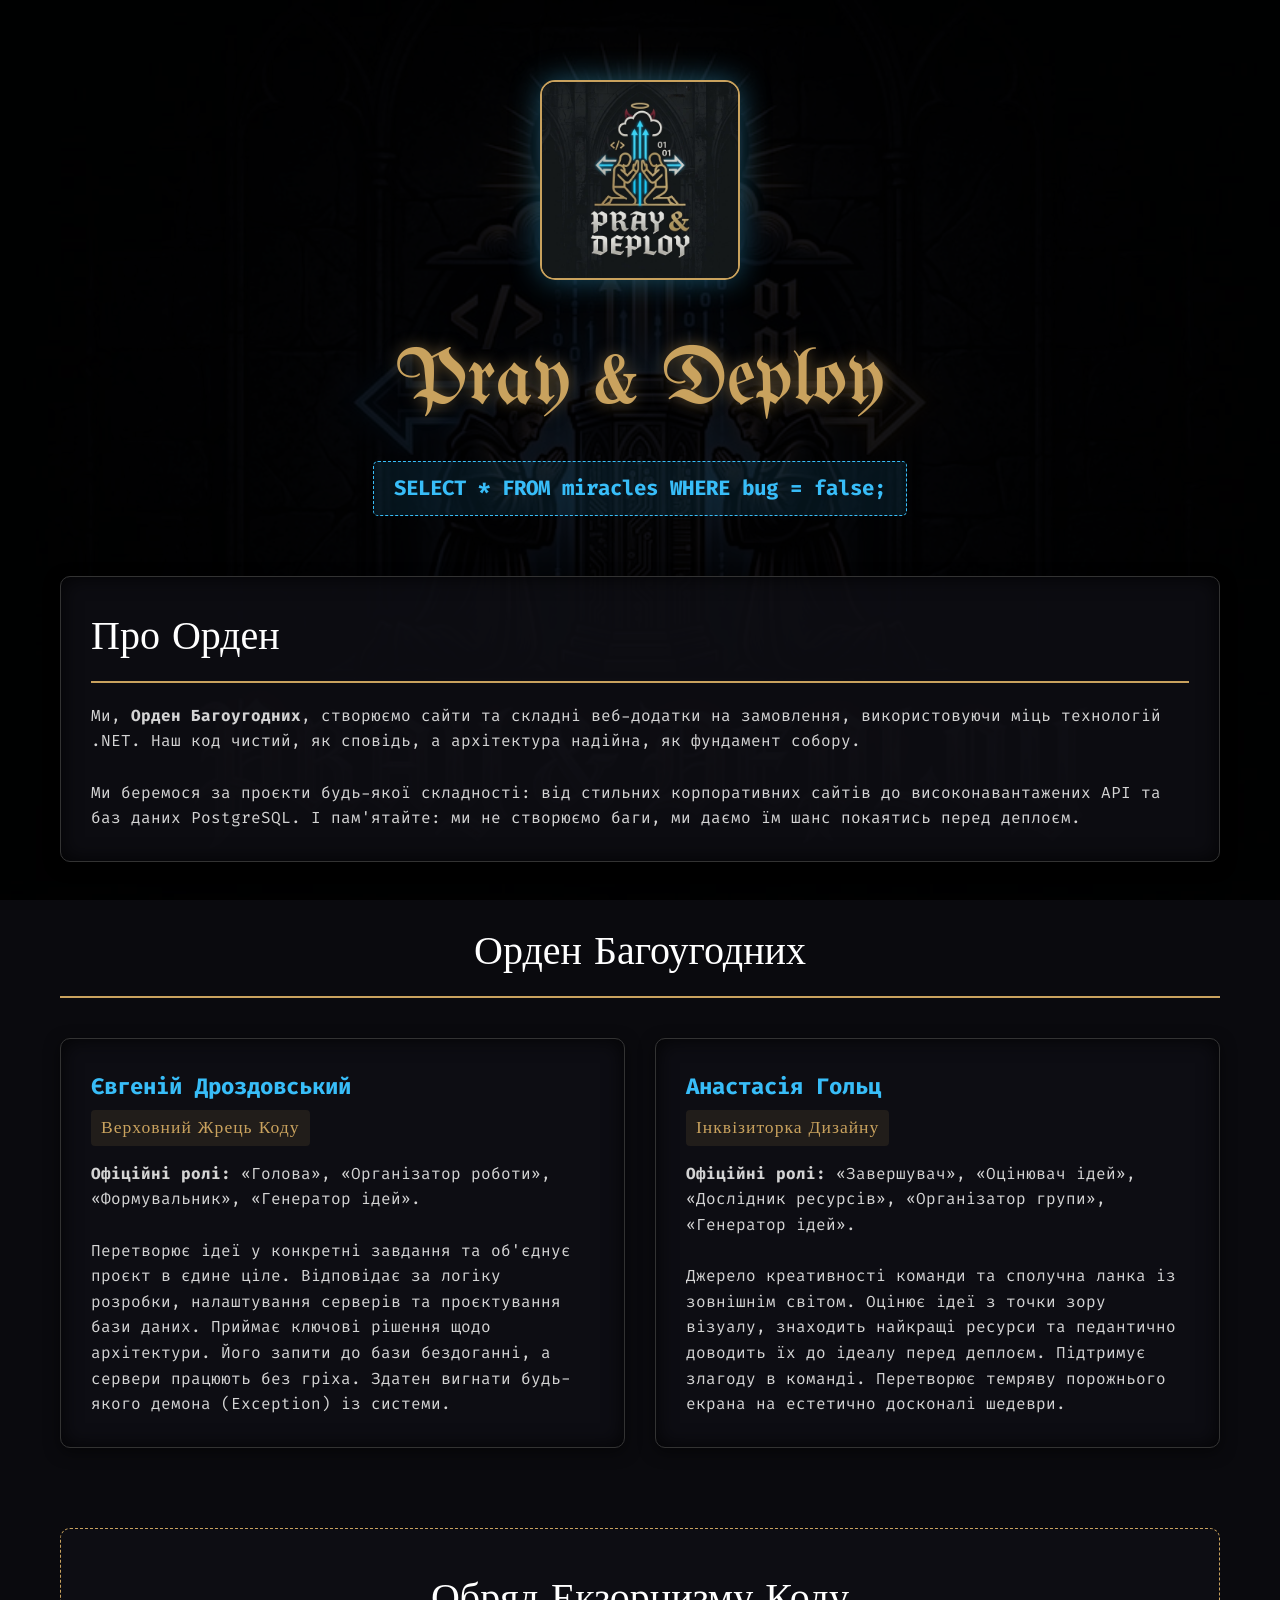
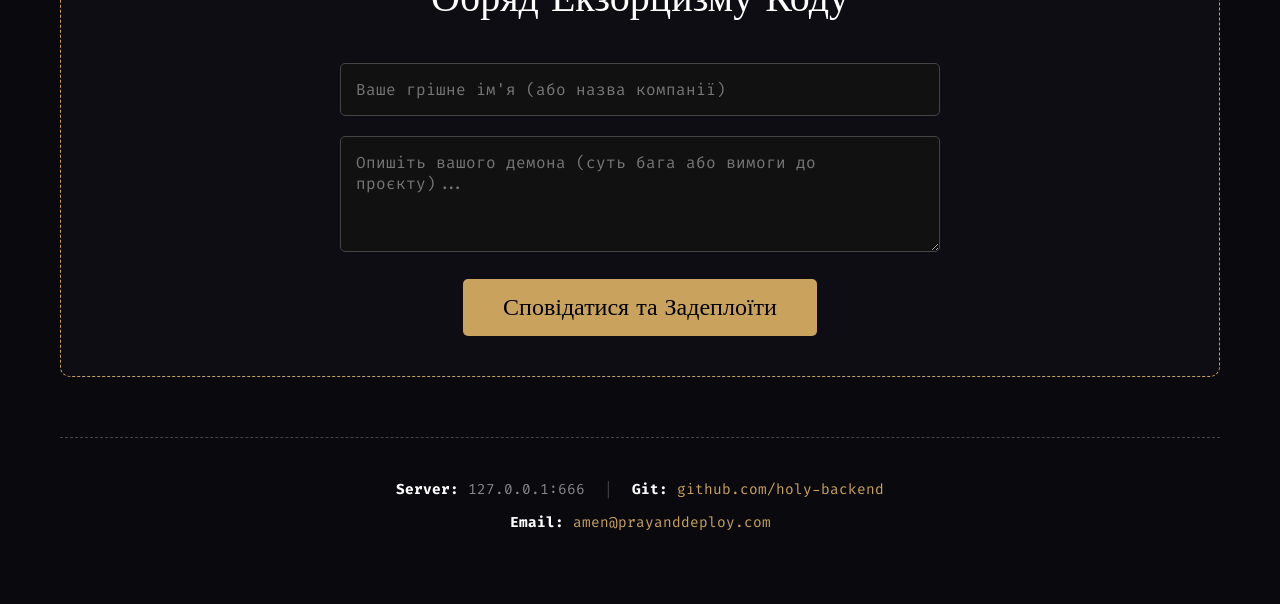
<file: docs/index.html>
<!DOCTYPE html>
<html lang="uk">
<head>
    <meta charset="UTF-8">
    <meta name="viewport" content="width=device-width, initial-scale=1.0">
    <title>Pray & Deploy | Елітна .NET розробка</title>
    <style>
        /* Підключаємо справжній готичний шрифт та термінальний шрифт */
        @import url('https://fonts.googleapis.com/css2?family=UnifrakturMaguntia&family=Fira+Code:wght@400;700&display=swap');

        :root {
            --primary-gold: #c9a25e;
            --accent-blue: #38bdf8;
            --dark-bg: #0a0a0e;
            --card-bg: rgba(15, 15, 20, 0.85);
        }

        * {
            box-sizing: border-box;
            margin: 0;
            padding: 0;
        }

        body {
            background-color: var(--dark-bg);
            color: #d4d4d4;
            font-family: 'Fira Code', monospace;
            line-height: 1.6;
            overflow-x: hidden;
            background-image: radial-gradient(circle at top, #1a1a24 0%, var(--dark-bg) 80%);
            background-image: url('images/poster.jpg');
            background-size: cover;
            background-attachment: fixed;
            background-position: center;
            background-blend-mode: overlay;
        }

        .container {
            max-width: 1200px;
            margin: 0 auto;
            padding: 20px;
        }

        /* --- Header --- */
        header {
            text-align: center;
            padding: 60px 20px 40px;
        }

        .logo-container {
            margin-bottom: 30px;
            animation: float 4s ease-in-out infinite;
        }

        .logo-container img {
            width: 200px;
            height: 200px;
            border-radius: 15px;
            box-shadow: 0 0 30px rgba(56, 189, 248, 0.4);
            border: 2px solid var(--primary-gold);
            object-fit: cover;
        }

        /* Готичний шрифт для головного заголовка */
        h1 {
            font-family: 'UnifrakturMaguntia', cursive;
            color: var(--primary-gold);
            font-size: 5rem;
            margin-bottom: 15px;
            text-shadow: 0 0 15px rgba(201, 162, 94, 0.5);
            font-weight: normal;
        }

        /* Слоган компанії під заголовком */
        .sql-tagline {
            color: var(--accent-blue);
            font-size: 1.3rem;
            margin-bottom: 20px;
            font-weight: bold;
            background: rgba(56, 189, 248, 0.1);
            display: inline-block;
            padding: 10px 20px;
            border-radius: 5px;
            border: 1px dashed var(--accent-blue);
        }

        /* --- Cards --- */
        .about-section {
            display: flex;
            gap: 40px;
            margin-bottom: 60px;
            flex-wrap: wrap;
        }

        .about-card, .team-card {
            background: var(--card-bg);
            border: 1px solid #333;
            border-radius: 10px;
            padding: 30px;
            flex: 1;
            min-width: 300px;
            box-shadow: inset 0 0 20px rgba(0, 0, 0, 0.8), 0 4px 15px rgba(0,0,0,0.5);
            transition: transform 0.3s ease, border-color 0.3s ease;
        }

        .about-card:hover, .team-card:hover {
            transform: translateY(-5px);
            border-color: var(--accent-blue);
        }

        /* Готичний шрифт для підзаголовків */
        .section-title {
            font-family: 'UnifrakturMaguntia', cursive;
            color: #fff;
            font-size: 2.5rem;
            border-bottom: 2px solid var(--primary-gold);
            padding-bottom: 10px;
            margin-bottom: 20px;
            font-weight: normal;
        }

        /* --- Team --- */
        .team-grid {
            display: grid;
            grid-template-columns: repeat(auto-fit, minmax(280px, 1fr));
            gap: 30px;
        }

        .member-name {
            color: var(--accent-blue);
            font-size: 1.4rem;
            font-weight: bold;
            margin-bottom: 5px;
        }

        .member-role {
            color: var(--primary-gold);
            font-size: 1.1rem;
            margin-bottom: 15px;
            display: inline-block;
            background: rgba(201, 162, 94, 0.1);
            padding: 4px 10px;
            border-radius: 4px;
            font-family: 'UnifrakturMaguntia', cursive;
            letter-spacing: 1px;
        }

        /* --- Form --- */
        .contact-form {
            background: var(--card-bg);
            padding: 40px;
            border-radius: 10px;
            border: 1px dashed var(--primary-gold);
            text-align: center;
            margin-bottom: 60px;
        }

        .contact-form input, .contact-form textarea {
            width: 100%;
            max-width: 600px;
            padding: 15px;
            margin-bottom: 20px;
            background: #111;
            color: var(--accent-blue);
            border: 1px solid #444;
            border-radius: 5px;
            font-family: 'Fira Code', monospace;
            font-size: 1rem;
        }

        .contact-form input:focus, .contact-form textarea:focus {
            outline: none;
            border-color: var(--accent-blue);
            box-shadow: 0 0 10px rgba(56, 189, 248, 0.2);
        }

        /* Кнопка теж у готичному стилі */
        .btn-submit {
            background: var(--primary-gold);
            color: #000;
            padding: 15px 40px;
            border: none;
            font-size: 1.5rem;
            font-family: 'UnifrakturMaguntia', cursive;
            cursor: pointer;
            border-radius: 5px;
            transition: all 0.3s ease;
        }

        .btn-submit:hover {
            background: #fff;
            box-shadow: 0 0 15px var(--primary-gold);
        }

        /* --- Footer (Terminal Style) --- */
        footer {
            border-top: 1px dashed #444;
            padding: 40px 20px;
            text-align: center;
            font-size: 0.9em;
            color: #888;
            margin-top: 40px;
        }

        .footer-line {
            margin-bottom: 10px;
        }

        .highlight-white {
            color: #fff;
            font-weight: bold;
        }

        .highlight-gold {
            color: var(--primary-gold);
        }

        @keyframes float {
            0% { transform: translateY(0px); }
            50% { transform: translateY(-15px); }
            100% { transform: translateY(0px); }
        }
    </style>
</head>
<body>

    <div class="container">
        <header>
            <div class="logo-container">
                <img src="images/logo.jpg" alt="Pray & Deploy Logo">
            </div>
            <h1>Pray & Deploy</h1>
            <div class="sql-tagline">SELECT * FROM miracles WHERE bug = false;</div>
        </header>

        <section class="about-section">
            <div class="about-card">
                <h2 class="section-title">Про Орден</h2>
                <p>Ми, <strong>Орден Багоугодних</strong>, створюємо сайти та складні веб-додатки на замовлення, використовуючи міць технологій .NET. Наш код чистий, як сповідь, а архітектура надійна, як фундамент собору.</p>
                <br>
                <p>Ми беремося за проєкти будь-якої складності: від стильних корпоративних сайтів до високонавантажених API та баз даних PostgreSQL. І пам'ятайте: ми не створюємо баги, ми даємо їм шанс покаятись перед деплоєм.</p>
            </div>
        </section>

        <h2 class="section-title" style="text-align: center; margin-bottom: 40px; margin-top: 20px;">Орден Багоугодних</h2>
        <section class="team-grid">

            <div class="team-card">
                <div class="member-name">Євгеній Дроздовський</div>
                <div class="member-role">Верховний Жрець Коду</div>
                <p><strong>Офіційні ролі:</strong> «Голова», «Організатор роботи», «Формувальник», «Генератор ідей».</p>
                <br>
                <p>Перетворює ідеї у конкретні завдання та об'єднує проєкт в єдине ціле. Відповідає за логіку розробки, налаштування серверів та проєктування бази даних. Приймає ключові рішення щодо архітектури. Його запити до бази бездоганні, а сервери працюють без гріха. Здатен вигнати будь-якого демона (Exception) із системи.</p>
            </div>

            <div class="team-card">
                <div class="member-name">Анастасія Гольц</div>
                <div class="member-role">Інквізиторка Дизайну</div>
                <p><strong>Офіційні ролі:</strong> «Завершувач», «Оцінювач ідей», «Дослідник ресурсів», «Організатор групи», «Генератор ідей».</p>
                <br>
                <p>Джерело креативності команди та сполучна ланка із зовнішнім світом. Оцінює ідеї з точки зору візуалу, знаходить найкращі ресурси та педантично доводить їх до ідеалу перед деплоєм. Підтримує злагоду в команді. Перетворює темряву порожнього екрана на естетично досконалі шедеври.</p>
            </div>

        </section>

        <section style="margin-top: 80px;">
            <div class="contact-form">
                <h2 class="section-title" style="border: none; margin-bottom: 20px;">Обряд Екзорцизму Коду</h2>

                <form onsubmit="alert('Ваша молитва успішно досягла серверів. Амінь.'); return false;">
                    <input type="text" name="DeveloperName" placeholder="Ваше грішне ім'я (або назва компанії)" required />
                    <textarea name="BugDescription" rows="4" placeholder="Опишіть вашого демона (суть бага або вимоги до проєкту)..." required></textarea>
                    <br>
                    <button type="submit" class="btn-submit">Сповідатися та Задеплоїти</button>
                </form>
            </div>
        </section>

        <footer>
            <div class="footer-line">
                <span class="highlight-white">Server:</span> 127.0.0.1:666 <span style="margin: 0 10px; color: #444;">|</span>
                <span class="highlight-white">Git:</span> <span class="highlight-gold">github.com/holy-backend</span>
            </div>
            <div class="footer-line">
                <span class="highlight-white">Email:</span> <span class="highlight-gold">amen@prayanddeploy.com</span>
            </div>
        </footer>
    </div>

</body>
</html>
</file>
